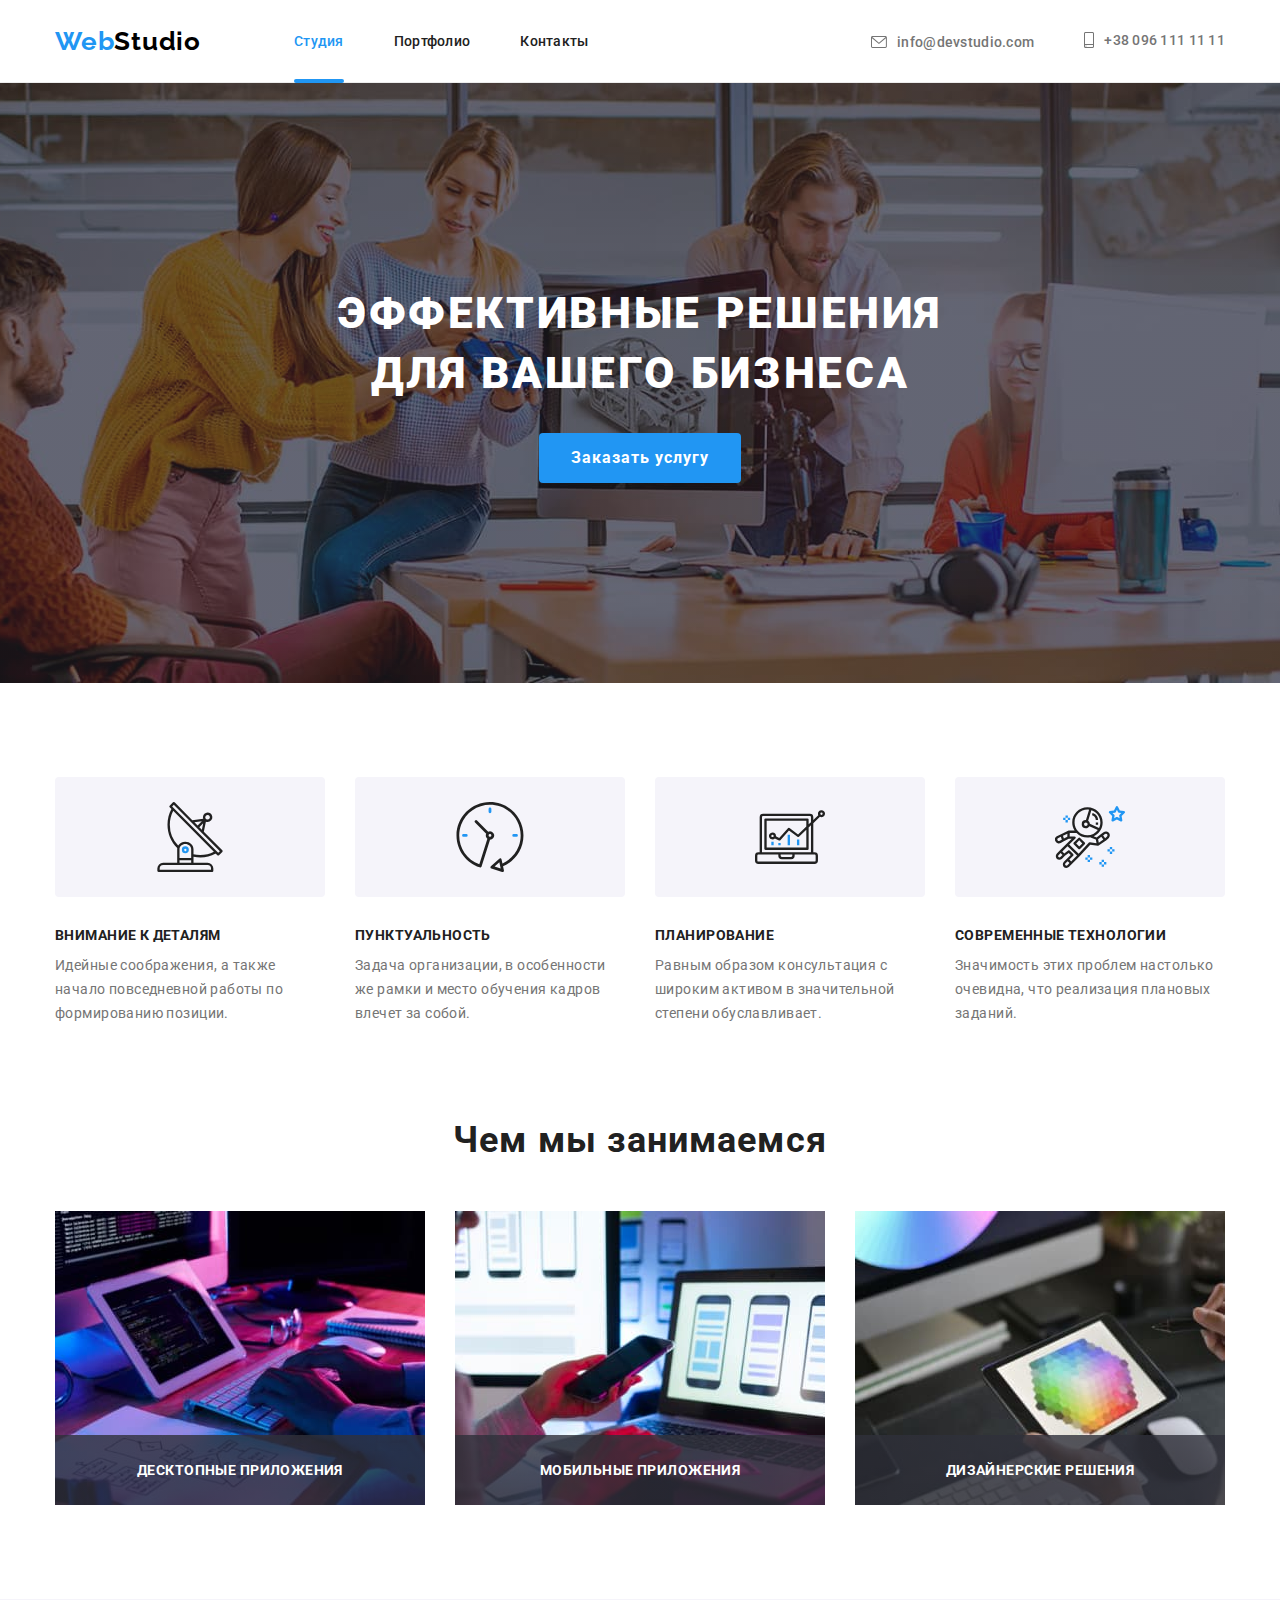
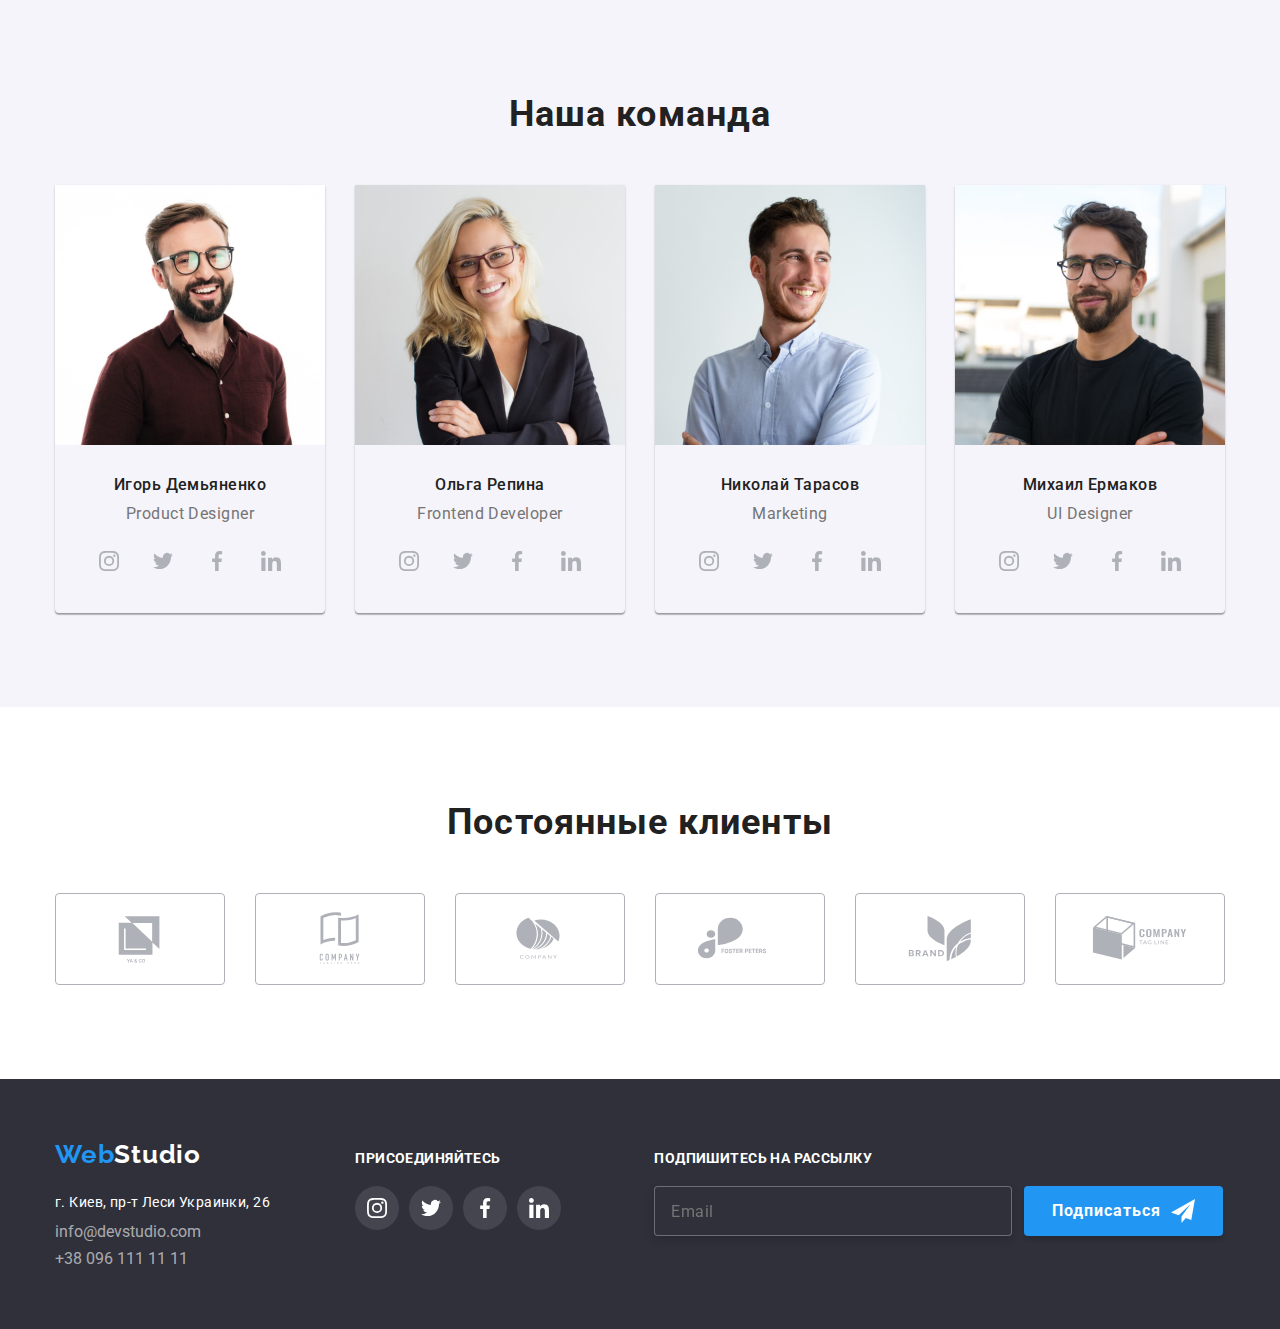
<file: index.html>
<!DOCTYPE html>
<html lang="ru">
<head>
    <meta charset="UTF-8">
    <meta http-equiv="X-UA-Compatible" content="IE=edge">
    <meta name="viewport" content="width=device-width, initial-scale=1.0">
    <meta name="format-detection" content="telephone=no">
    <title>Главная</title> 
    <link href="https://fonts.googleapis.com/css2?family=Raleway:wght@700&family=Roboto:wght@400;500;700;900&display=swap"
        rel="stylesheet">
    <link rel="stylesheet" href="https://cdnjs.cloudflare.com/ajax/libs/modern-normalize/1.0.0/modern-normalize.min.css" />
    <link rel="stylesheet" href="./css/main.min.css">

</head>
<body class="body-index">
<header class="page-header">
<div class="container">
<div class="container-header-nav">
<nav class="header-nav">
<a href="./index.html" class="logo">Web<span class="logo-header">Studio</span></a>
<ul class="site-nav list">
    <li class="site-nav__item current"><a class="now-link link" href="#"   >Студия</a></li>
    <li class="site-nav__item"><a href="./portfolio.html" class="link" >Портфолио</a></li>
    <li class="site-nav__item"><a href="#" class="link">Контакты</a></li>
</ul>
</nav>
<ul class="contacts list">
    <li class="contacts__item">
        <a class="contacts__link link" href="mailto:info@devstudio.com" >
            <svg class="contacts__icon" width="16" height="12">
                <use href="./images/icons.svg#envelope"></use>
            </svg>
            info@devstudio.com</a></li>
    <li class="contacts__item">
        <a class="contacts__link link" href="tel:+380961111111" >
            <svg class="contacts__icon"  width="10" height="16" >
                <use href="./images/icons.svg#smartphone"></use>
            </svg>
            +38 096 111 11 11 </a>
    </li>
</ul>
</div>
</div>
</header>

 <main>
<!--hero-->

    <section class="hero">
<div class="container">
<h1 class="hero__name">эффективные решения для вашего бизнеса</h1>
<button type="button" class="big-button" data-modal-open>Заказать услугу</button>
</div>
</section>

<!--peculiarities-->
<section class="peculiarity section">
<div class="container">
<!--hidden-header-->

<h2 class="visually-hidden">Наши особенности</h2>
 <ul class="peculiarities list">    
<li class="peculiarities__item">
   <div class="peculiarities__picture">
   <svg class="peculiarities__icon" width="70" height="70" >
        <use href="./images/icons.svg#antenna" ></use>
    </svg>
    </div>
    <h3 class="peculiarities__name">внимание к деталям</h3>
    <p class="peculiarities__text">Идейные соображения, а также начало повседневной работы по формированию позиции.</p>
    
</li> 
<li class="peculiarities__item">
    <div class="peculiarities__picture">
    <svg class="peculiarities__icon" width="70" height="70">
        <use href="./images/icons.svg#clock" ></use>
    </svg>
    </div>
    <h3 class="peculiarities__name">пунктуальность</h3>
    <p class="peculiarities__text">Задача организации, в особенности же рамки и место обучения кадров влечет за собой.</p>
</li>
<li class="peculiarities__item">
    <div class="peculiarities__picture">
    <svg class="peculiarities__icon" width="70" height="70">
        <use href="./images/icons.svg#diagram"></use>
    </svg>
    </div>
    <h3 class="peculiarities__name">планирование</h3>
    <p class="peculiarities__text">Равным образом консультация с широким активом в значительной степени обуславливает.</p>
</li>
<li class="peculiarities__item">
    <div class="peculiarities__picture">
    <svg class="peculiarities__icon" width="70" height="70">
        <use href="./images/icons.svg#astronaut" ></use>
    </svg>
    </div>
    <h3 class="peculiarities__name">современные технологии</h3>
    <p class="peculiarities__text">Значимость этих проблем настолько очевидна, что реализация плановых заданий.</p>
</li>
 </ul>
</div>

</section>

<!--action-->
<section class="action">
    <div class="container">
    <h2 class="action-header">Чем мы занимаемся</h2>
    <ul class="action-card list">     
        
        <li class="action-cards__item">
            <div class="action-cards__descript">
            <img class="action-cards__image" src="images/what_are_we_doing/img.jpg" alt="Человек работает на компьютере и на планшете" width=370 height=295> 
            <p class="action-cards__text">десктопные приложения </p>
            </div>
        </li>
        <li class="action-cards__item">
            <div class="action-cards__descript">
            <img class="action-cards__image" src="images/what_are_we_doing/img2.jpg" alt="Человек работает с мобильными приложениями" width=370 height=295>
            <p class="action-cards__text">мобильные приложения</p>
       </div>
        </li>
        <li class="action-cards__item">
            <div class="action-cards__descript">
            <img class="action-cards__image" src="images/what_are_we_doing/img3.jpg" alt="Человек работает с изображением на планшете" width=370 height=295>
        <p class="action-cards__text">дизайнерские решения</p>
        </div>
        </li>
    </ul>
    </div>
</section>

<!--command-->
<section class="command-section section">
<div class="container">
<h2 class="command-header">Наша команда</h2>
<ul class="command list">
    
    <li class="command__item">
        <img class="command__image" src="images/photo/designer.jpg" alt="Продуктовый дизайнер. Игорь Демьяненко" width=270 >
        <div class="command__info">
        <h3 class="command__name">Игорь Демьяненко</h3>
        <p class ="command__text" lang="en">Product Designer</p>
    <ul class="social">
        <li class="social__item list">
            <a class="social__link" href="" >
                <svg class="social__icon" width="20" height="20">
                    <use href="./images/icons.svg#instagram"></use>
                </svg>
            </a></li>
        <li class="social__item list"><a class="social__link" href="">
                <svg class="social__icon"  width="20" height="20">
                    <use  href="images/icons.svg#twitter"></use>
                </svg>
            </a></li>
            <li class="social__item list"><a class="social__link" href="">
                    <svg class="social__icon"  width="20" height="20"> 
                        <use href="./images/icons.svg#facebook"></use>
                    </svg>
                </a></li>
                <li class="social__item list"><a class="social__link" href="">
                        <svg class="social__icon"  width="20" height="20">
                            <use href="./images/icons.svg#linkedin"></use>
                        </svg>
                    </a></li>

    </ul>
    </div>
        
    </li>
    <li class="command__item">   
        <img class="command__image" src="images/photo/developer.jpg" alt="Фронтенд-разработчик. Ольга Репина" width=270>
        <div class="command__info">
        <h3 class="command__name">Ольга Репина</h3>
        <p class ="command__text" lang="en">Frontend Developer</p>
    <ul class="social">
        <li class="social__item list">
            <a class="social__link" href="">
                <svg class="social__icon" width="20" height="20">
                    <use href="./images/icons.svg#instagram"></use>
                </svg>
            </a>
        </li>
        <li class="social__item list"><a class="social__link" href="">
                <svg class="social__icon" width="20" height="20">
                    <use  href="images/icons.svg#twitter"></use>
                </svg>
            </a></li>
        <li class="social__item list"><a class="social__link" href="">
                <svg class="social__icon" width="20" height="20">
                    <use href="./images/icons.svg#facebook"></use>
                </svg>
            </a></li>
        <li class="social__item list"><a class="social__link" href="">
                <svg class="social__icon" width="20" height="20">
                    <use href="./images/icons.svg#linkedin"></use>
                </svg>
            </a></li>
    
    </ul>
        </div>
    </li>
    <li class="command__item">
        <img class="command__image" src="images/photo/marketing.jpg" alt="Маркетинг. Николай Тарасов" width=270 >
        <div class="command__info">        
            <h3 class="command__name">Николай Тарасов</h3>
        <p class ="command__text" lang="en">Marketing</p>
<ul class="social">
    <li class="social__item list">
        <a class="social__link" href="">
            <svg class="social__icon" width="20" height="20">
                <use href="./images/icons.svg#instagram"></use>
            </svg>
        </a>
    </li>
    <li class="social__item list"><a class="social__link" href="">
            <svg class="social___icon" width="20" height="20">
                <use href="images/icons.svg#twitter"></use>
            </svg>
        </a></li>
    <li class="social__item list"><a class="social__link" href="">
            <svg class="social__icon" width="20" height="20">
                <use href="./images/icons.svg#facebook"></use>
            </svg>
        </a></li>
    <li class="social__item list"><a class="social__link" href="">
            <svg class="social__icon" width="20" height="20">
                <use href="./images/icons.svg#linkedin"></use>
            </svg>
        </a></li>

</ul>
        </div>
    </li>
    <li class="command__item">
        <img class="command__image" src="images/photo/ui.jpg" alt="Дизайнер пользовательского интерфейса.Михаил Ермаков" width=270 > 
        <div class="command__info">
        <h3 class="command__name">Михаил Ермаков</h3>
        <p class ="command__text" lang="en">UI Designer</p>
<ul class="social">
    <li class="social__item list">
        <a class="social__link" href="">
            <svg class="social__icon" width="20" height="20">
                <use href="./images/icons.svg#instagram"></use>
            </svg>
        </a>
    </li>
    <li class="social__item list"><a class="social__link" href="">
            <svg class="social__icon" width="20" height="20">
                <use  href="images/icons.svg#twitter"></use>
            </svg>
        </a></li>
    <li class="social__item list"><a class="social__link" href="">
            <svg class="social__icon" width="20" height="20">
                <use href="./images/icons.svg#facebook"></use>
            </svg>
        </a></li>
    <li class="social__item list"><a class="social__link" href="">
            <svg class="social__icon" width="20" height="20">
                <use href="./images/icons.svg#linkedin"></use>
            </svg>
        </a></li>

</ul>
    </div>
    </li>
</ul>
</div>
</section>
<section class="clients-section section">
<div class="container">
    <h2 class="clients-header">Постоянные клиенты</h2>
    <ul class="clients list">
        <li class="clients__item">
            <a class="clients__link link" href="" >
        <svg class="clients__icon" width="106" height="60"> 
    <use href="./images/icons.svg#Logo-client-1"> </use>
</svg>

        </a> 
        </li>
        <li class="clients__item">
            <a href="" class="clients__link link">
        
                <svg class="clients__icon" width="106" height="60">
                    <use href="./images/icons.svg#Logo-client-2"> </use>
                </svg>
        
            </a>
        </li>
        <li class="clients__item">
            <a href="" class="clients__link link">

                <svg class="clients__icon" width="106" height="60">
                    <use href="./images/icons.svg#Logo-client-3"> </use>
                </svg>

            </a>
        </li>
        <li class="clients__item">
            <a href="" class="clients__link link">

                <svg class="clients__icon" width="106" height="60">
                    <use href="./images/icons.svg#Logo-client-4"> </use>
                </svg>
            </a>
        </li>
        <li class="clients__item">
            <a href="" class="clients__link link" >
                <svg class="clients__icon" width="106" height="60">
                    <use href="./images/icons.svg#Logo-client-5"> </use>
                </svg>
            </a>
        </li>
        <li class="clients__item">
            <a href="" class="clients__link link">
                <svg class="clients__icon" width="106" height="60">
                    <use href="./images/icons.svg#Logo-client-6"> </use>
                </svg>
            </a>
       </li>
    </ul>
</div>
</section>
</main>
<footer class="footer section-footer">
<div class="container footer-container ">
    <div class="footer-logo">
    <a href="./index.html" class="logo">Web<span class="logo-footer">Studio</span></a>
    
    <address class="footer-adress">
        <ul class="footer-adress__list list">
            <li class="footer-adress__item--adress">г. Киев, пр-т Леси Украинки, 26  </li>
            <li class="footer-adress__item"><a href="mailto:info@devstudio.com" class="link">info@devstudio.com</a></li>
            <li class="footer-adress__item"><a href="tel:+380961111111" class="link">+38 096 111 11 11</a></li>
        </ul>
    </address>
</div>
   <div class="footer-social">
<p class="footer-social__name">присоединяйтесь </p>
<ul class="footer-social-list list">
    <li class="social__item">
        <a class="social__link " href="">
        <svg class="social__icon" width="20" height="20">
            <use href="images/icons.svg#instagram"></use>
    </svg></a></li>
    <li class="social__item"><a class="social__link" href="">
        <svg class="social__icon" width="20" height="20">
            <use href="images/icons.svg#twitter"></use></svg></a></li>
    <li class="social__item">
        <a class="social__link" href="">
        <svg class="social__icon" width="20" height="20">
            <use href="images/icons.svg#facebook"></use></svg></a></li>
    <li class="social__item"><a class="social__link" href="">
        <svg class="social__icon" width="20" height="20">
            <use href="images/icons.svg#linkedin"></use></svg></a></li>
</ul>
   

</div>


<div class="footer-contact">
    <p class="footer-contact__name">подпишитесь на рассылку</p>
<form class="footer-contact__form">      
    <label class="footer-contact__label" >
    <input type="email" name="mail" id="mail"  class="footer-contact__input"  placeholder="Email"/>
    </label>
    <button type="submit" class="footer-contact__button" >Подписаться
<svg class="footer-button__icon" width="24" height="24">
    <use href="./images/icons.svg#icon-send"></use></svg>
    </button>

</form>
   </div>

</div>
</footer>

<div class="backdrop is-hidden" data-modal >
   
    <div class="modal">
    <button type="button" class="modal-btn"  data-modal-close>
        <svg class="modal-btn__icon" width="18" height="18">
            <use href="./images/icons.svg#close-black-18dp-2-1"></use>
        </svg> </button>
   
 



<form class="modal-form js-speaker-forms">
    <b class="modal-header"> Оставьте свои данные, мы вам перезвоним
    </b>

    <label class="modal-form__label">
        <span class="modal-form__text">Имя

        </span>
      
        <input class="modal-form__input" 
        type="text" 
        name="name" 
        autofocus autocomplete="on"
        placeholder=" "   
        />
    <svg class="modal-form__icon" width="18" height="18">
        <use href="./images/icons.svg#person-input"></use>
    </svg>
      
    </label> 
    
    <label  class="modal-form__label">
        <span class="modal-form__text">Телефон</span>

    <input class="modal-form__input" type="tel" 
    name="tel" 
    autocomplete="on"
    placeholder=" " 
    />
  <svg class="modal-form__icon" width="18" height="18">
    <use href="./images/icons.svg#phone-input"></use>
</svg>

</label>
  
    <label  class="modal-form__label">
        <span class="modal-form__text">Почта</span>
    
        <input class="modal-form__input" type="email" 
    name="mail" 
    autocomplete="on"
    placeholder=" "
    />
        <svg class="modal-form__icon" width="18" height="18">
        <use href="./images/icons.svg#email-input"></use>
    </svg>

    </label>

 <label class="modal-form__label">
    <span class="modal-form__text">
    Комментарий  
    </span><textarea class="textarea-comment"
    name="comment" 
    rows="8" 
    placeholder="Введите текст"></textarea>
    </label>


    <label class="modal-agreement">
       
        <input class="checkbox" 
               type="checkbox" 
               name="agreement" 
               value="agreement" />
   <span class="modal-agreement__icon-empty"></span>
<svg class="modal-agreement__icon">
    <use href="./images/icons.svg#icon-check-color"></use>
</svg>
   <span class="modal-agreement__text">
    Соглашаюсь с рассылкой и принимаю 
    <a href="" class="agreement">
        Условия договора</a></span>
       
    </label>
    <button type="submit" class="big-button">Отправить</button>
 
</form>
</div>

</div>
<script src="./js/modal.js"></script>
</body>
</html>
</file>
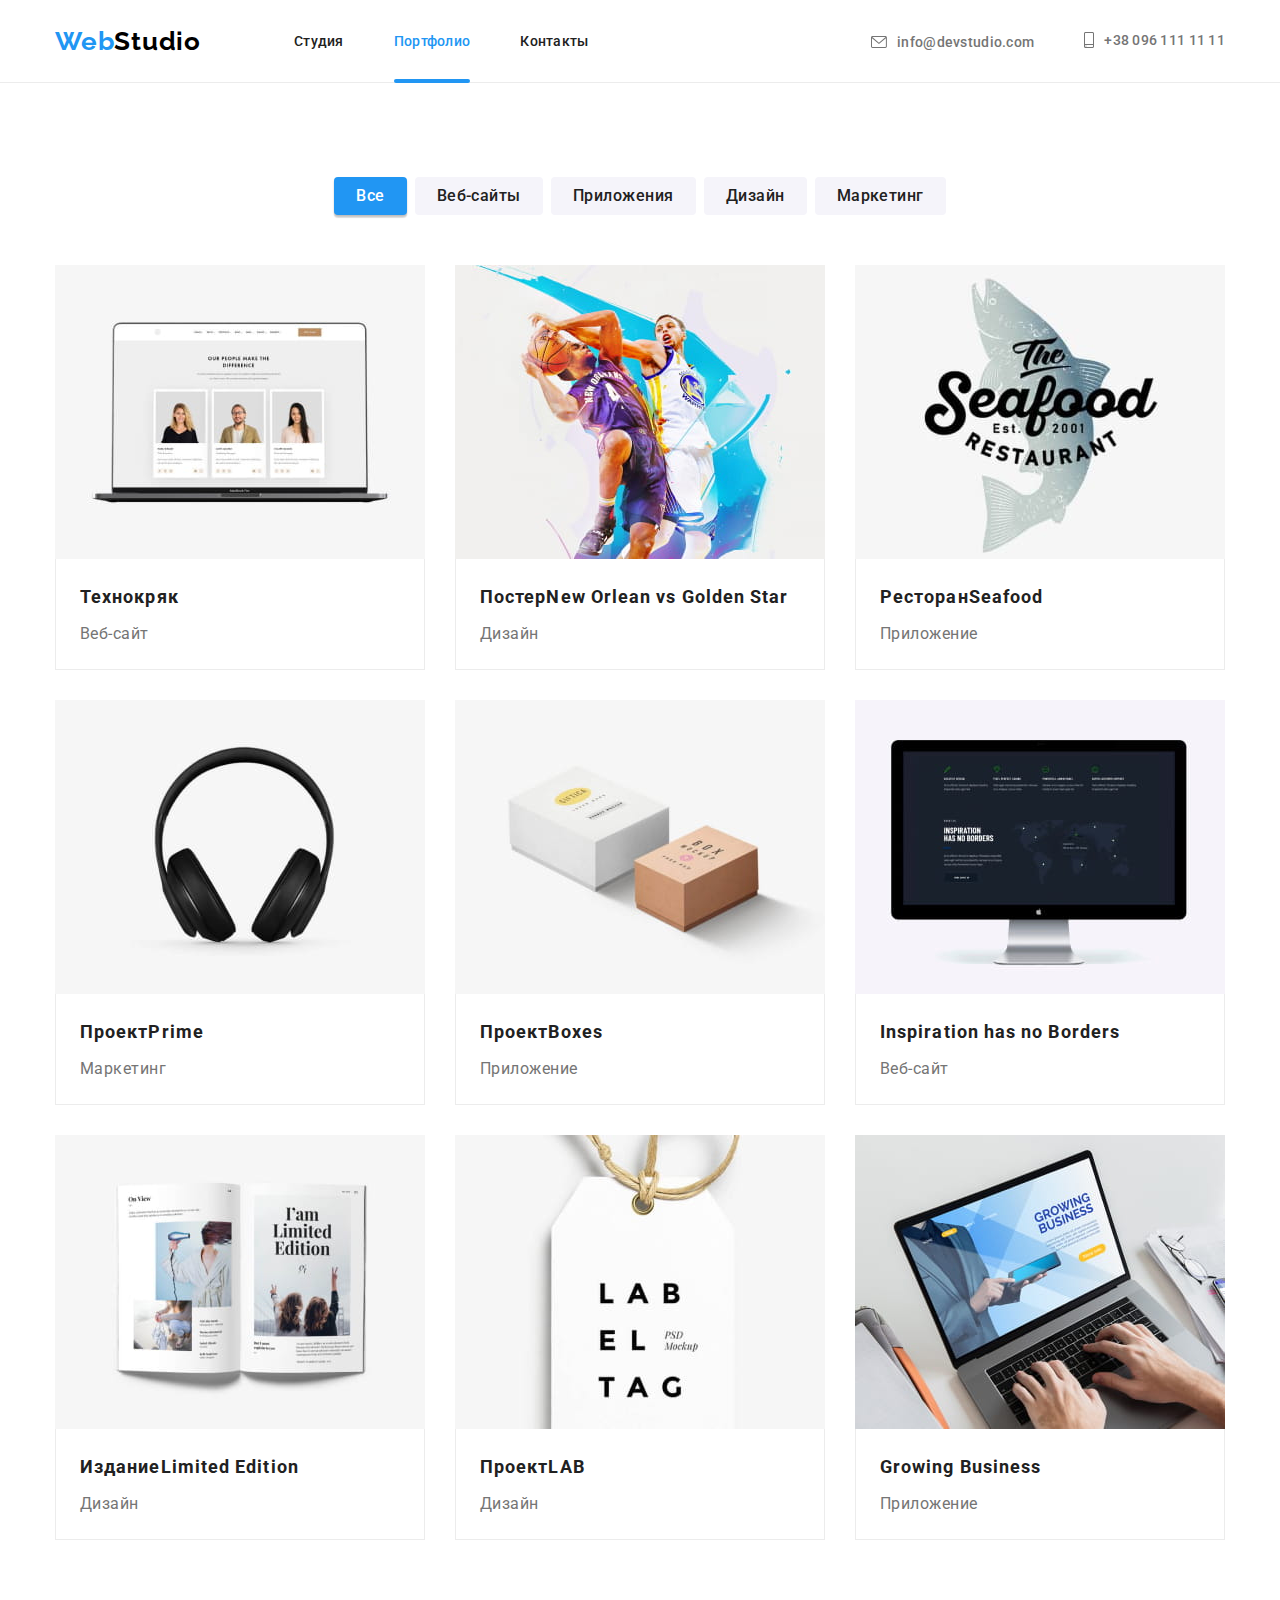
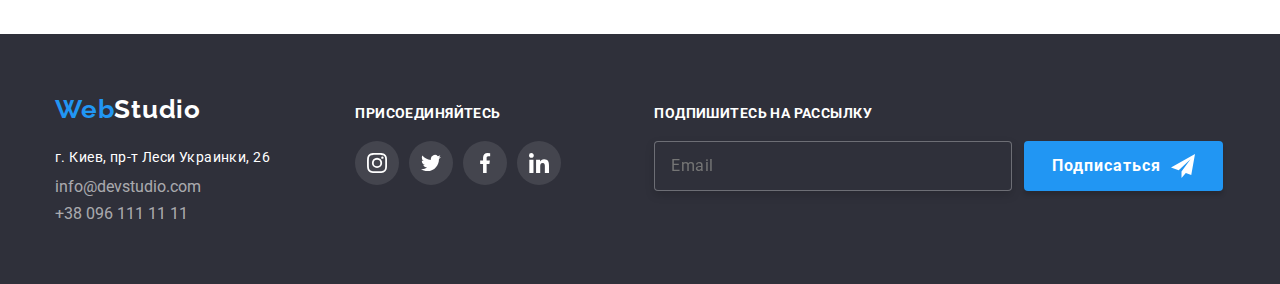
<file: portfolio.html>
<!DOCTYPE html>
<html lang="ru">
<head>
    <meta charset="UTF-8">
    <meta http-equiv="X-UA-Compatible" content="IE=edge">
    <meta name="viewport" content="width=device-width, initial-scale=1.0">
        <meta name="format-detection" content="telephone=no">
    <title>Portfolio</title>
    <link href="https://fonts.googleapis.com/css2?family=Raleway:wght@700&family=Roboto:wght@400;500;700;900&display=swap"
        rel="stylesheet">
    <link rel="stylesheet" href="https://cdnjs.cloudflare.com/ajax/libs/modern-normalize/1.0.0/modern-normalize.min.css" />
    <link rel="stylesheet" href="./css/main.min.css">

</head>
<body class="body-portfolio">
<header class="page-header">
<div class="container">
    <div class="container-header-nav">
    <nav class="header-nav">
        <a href="./index.html" class="logo">Web<span class="logo-header">Studio</span></a>
        <ul class="site-nav list">
            <li class="site-nav__item"><a href="./index.html" class="link">Студия</a></li>
            <li class="site-nav__item current"><a href="#" class="link">Портфолио</a></li>
            <li class="site-nav__item"><a href="#" class="link">Контакты</a></li>
        </ul>
    </nav>
<ul class="contacts list">
    <li class="contacts__item">
        <a class="contacts__link link" href="mailto:info@devstudio.com">
            <svg class="contacts__icon" width="16" height="12">
                <use href="./images/icons.svg#envelope"></use>
            </svg>
            info@devstudio.com</a>
    </li>
    <li class="contacts__item">
        <a class="contacts__link link" href="tel:+380961111111">
            <svg class="contacts__icon" width="10" height="16">
                <use href="./images/icons.svg#smartphone"></use>
            </svg>
            +38 096 111 11 11 </a>
    </li>
</ul>
    </div>
    </div>
</header>

<main>
<!--links-->
<section class="button section">
    <!--hidden-header-->
<div class="container">
    <h1 class="visually-hidden">Портфолио</h1>
    
 <ul class="filter-btn list">
 <li class="filter-btn__item "><button type="button" class="filter-button active-button">Все</button></li> 
 <li class="filter-btn__item"><button type="button" class="filter-button">Веб-сайты</button></li>
 <li class="filter-btn__item"><button type="button" class="filter-button">Приложения</button></li>
 <li class="filter-btn__item"><button type="button" class="filter-button">Дизайн</button></li>
 <li class="filter-btn__item"><button type="button" class="filter-button">Маркетинг</button></li>
 </ul>       

 <ul class="works list">
<li class="works__item" >
   
    <a class="works__link link" href="#" >
<div class="box">
        <img class="works__image" src="./images/portfolio/tehno.jpg" alt="Фотографии-резюме трех человек, открытые на ноутбуке" width= 370>
    <div class="box__overlay">
        <p class="box__text">Технокряк это современная площадка распространения коронавируса. Компании используют эту платформу для цифрового
        шпионажа и атак на защищённые сервера конкурентов.
        </p>
    </div>    
    </div>
<div class="works-info">
<h3 class="works-info__name">Технокряк</h3>
<p class="works-info__text">Веб-сайт</p>
</div>
</a>
</li>

<li class="works__item">
    <a class="works__link link" href="#" >
    <div class="box">
        <img src="./images/portfolio/new-orlean.jpg" alt="Двое мужчин играют в волейбол" width=370 >
<div class="box__overlay">
    <p class="box__text">Технокряк это современная площадка распространения коронавируса. Компании используют эту
        платформу для цифрового
        шпионажа и атак на защищённые сервера конкурентов.
    </p>
</div>
</div>
    <div class="works-info">
    <h3 class="works-info__name">Постер <span lang="en">New Orlean vs Golden Star</span></h3>
    <p class="works-info__text">Дизайн</p>
</div>
</a>

</li>

<li class="works__item">
     <a class="works__link link" href="#" >
    <div class="box">
        <img src="./images/portfolio/seafoods.jpg" alt="Надпись Ресторан Seafood на фоне изображения рыбы" width=370>
    <div class="box__overlay">
        <p class="box__text">Технокряк это современная площадка распространения коронавируса. Компании используют эту
            платформу для цифрового
            шпионажа и атак на защищённые сервера конкурентов.
        </p>
    </div>
    </div>
    <div class="works-info">
    <h3 class="works-info__name">Ресторан <span lang="en">Seafood</span></h3>
    <p class="works-info__text">Приложение</p>
    </div>
</a>
</li>

<li class="works__item">
    <a class="works__link link"  href="#" >
    <div class="box">
        <img src="./images/portfolio/prime.jpg" alt="Черные полноразмерные наушники" width=370>
    <div class="box__overlay">
        <p class="box__text">Технокряк это современная площадка распространения коронавируса. Компании используют эту
            платформу для цифрового
            шпионажа и атак на защищённые сервера конкурентов.
        </p>
        </div>
    </div>
    <div class="works-info">
    <h3 class="works-info__name">Проект <span lang="en">Prime</span></h3>
    <p class="works-info__text">Маркетинг</p>
    </div>
</a>
</li>

<li class="works__item">
    <a class="works__link link" href="#" >
<div class="box">
        <img src="./images/portfolio/boxes.jpg" alt="Две коробки, белая и песочная, с надписями" width=370>
    <div class="box__overlay">
        <p class="box__text">Технокряк это современная площадка распространения коронавируса. Компании используют эту
            платформу для цифрового
            шпионажа и атак на защищённые сервера конкурентов.
        </p>
    </div>
    </div>
    <div class="works-info">
    <h3 class="works-info__name">Проект <span lang="en">Boxes</span></h3>
    <p class="works-info__text">Приложение</p>
    </div>    
</a>
</li>

<li class="works__item">
<a class="works__link link" href="#" >
<div class="box">
    <img src="./images/portfolio/inspiration.jpg" alt="Монитор с надписью Inspiration has no Borders на черном фоне с картой  мира " width=370>
    <div class="box__overlay">
        <p class="box__text">Технокряк это современная площадка распространения коронавируса. Компании используют эту
            платформу для цифрового
            шпионажа и атак на защищённые сервера конкурентов.
        </p>
    </div>
</div>
    <div class="works-info">
    <h3 class="works-info__name" lang="en">Inspiration has no Borders</h3>
    <p class="works-info__text">Веб-сайт</p>
    </div>    
</a>
</li>

<li class="works__item">
<a class="works__link link" href="#" >
<div class="box">
    <img src="./images/portfolio/limited-edition.jpg"
    alt="Книга разворот с иллюстрациями и надписью I am Limited Edition" width=370>
    <div class="box__overlay">
        <p class="box__text">Технокряк это современная площадка распространения коронавируса. Компании используют эту
            платформу для цифрового
            шпионажа и атак на защищённые сервера конкурентов.
        </p>
    </div>
    </div>
    <div class="works-info">
    <h3 class="works-info__name">Издание <span lang="en">Limited Edition</span></h3>
    <p class="works-info__text">Дизайн</p>
    </div>    
</a>
</li>

<li class="works__item">
<a class="works__link link" href="#" >
<div class="box">
    <img src="./images/portfolio/lab.jpg"
    alt="Белая бирка с надипсью LabElTag" width=370>
<div class="box__overlay">
    <p class="box__text">Технокряк это современная площадка распространения коронавируса. Компании используют эту
        платформу для цифрового
        шпионажа и атак на защищённые сервера конкурентов.
    </p>
</div>
</div>
    <div class="works-info">
    <h3 class="works-info__name">Проект <span lang="en">LAB</span></h3>
    <p class="works-info__text">Дизайн</p>
    </div>
</a>
</li>

<li class="works__item">
    <a class="works__link link"  href="#" >
<div class="box">
        <img src="./images/portfolio/growing-busines.jpg" alt="Ноутбук, на экране Growing Business и человек с планшетом " width=370>
<div class="box__overlay">
    <p class="box__text">Технокряк это современная площадка распространения коронавируса. Компании используют эту
        платформу для цифрового
        шпионажа и атак на защищённые сервера конкурентов.
    </p>
</div>
</div>
    <div class="works-info">
    <h3 class="works-info__name" lang="en">Growing Business</h3>
    <p class="works-info__text">Приложение</p>
    </div>
    </a>
</li>
 </ul> 
</div>

</section>
</main>
<footer class="footer section-footer">
    <div class="container footer-container ">
        <div class="footer-logo">
            <a href="./index.html" class="logo">Web<span class="logo-footer">Studio</span></a>

            <address class="footer-adress">
                <ul class="footer-adress__list list">
                    <li class="footer-adress__item--adress">г. Киев, пр-т Леси Украинки, 26 </li>
                    <li class="footer-adress__item"><a href="mailto:info@devstudio.com"
                            class="link">info@devstudio.com</a></li>
                    <li class="footer-adress__item"><a href="tel:+380961111111" class="link">+38 096 111 11 11</a></li>
                </ul>
            </address>
        </div>
        <div class="footer-social">
            <p class="footer-social__name">присоединяйтесь </p>
            <ul class="footer-social-list list">
                <li class="social__item">
                    <a class="social__link " href="">
                        <svg class="social__icon" width="20" height="20">
                            <use href="images/icons.svg#instagram"></use>
                        </svg></a>
                </li>
                <li class="social__item"><a class="social__link" href="">
                        <svg class="social__icon" width="20" height="20">
                            <use href="images/icons.svg#twitter"></use>
                        </svg></a></li>
                <li class="social__item">
                    <a class="social__link" href="">
                        <svg class="social__icon" width="20" height="20">
                            <use href="images/icons.svg#facebook"></use>
                        </svg></a>
                </li>
                <li class="social__item"><a class="social__link" href="">
                        <svg class="social__icon" width="20" height="20">
                            <use href="images/icons.svg#linkedin"></use>
                        </svg></a></li>
            </ul>


        </div>


        <div class="footer-contact">
            <p class="footer-contact__name">подпишитесь на рассылку</p>
            <form class="footer-contact__form">
                <label class="footer-contact__label">
                    <input type="email" name="mail" id="mail" class="footer-contact__input" placeholder="Email" />
                </label>
                <button type="submit" class="footer-contact__button">Подписаться
                    <svg class="footer-button__icon" width="24" height="24">
                        <use href="./images/icons.svg#icon-send"></use>
                    </svg>
                </button>

            </form>
        </div>

    </div>
</footer>

</body>
</html>
</file>
<file: css/main.min.css>
@import"https://fonts.googleapis.com/css2?family=Raleway:wght@700&family=Roboto:wght@400;500;700;900&display=swap";/*! modern-normalize v1.1.0 | MIT License | https://github.com/sindresorhus/modern-normalize */*,::before,::after{box-sizing:border-box}html{line-height:1.15;-webkit-text-size-adjust:100%;-moz-tab-size:4;-o-tab-size:4;tab-size:4}body{margin:0;font-family:system-ui,-apple-system,"Segoe UI",Roboto,Helvetica,Arial,sans-serif,"Apple Color Emoji","Segoe UI Emoji"}hr{height:0;color:inherit}abbr[title]{-webkit-text-decoration:underline dotted;text-decoration:underline dotted}b,strong{font-weight:bolder}code,kbd,samp,pre{font-family:ui-monospace,SFMono-Regular,Consolas,"Liberation Mono",Menlo,monospace;font-size:1em}small{font-size:80%}sub,sup{font-size:75%;line-height:0;position:relative;vertical-align:baseline}sub{bottom:-0.25em}sup{top:-0.5em}table{text-indent:0;border-color:inherit}button,input,optgroup,select,textarea{font-family:inherit;font-size:100%;line-height:1.15;margin:0}button,select{text-transform:none}button,[type=button],[type=reset],[type=submit]{-webkit-appearance:button}::-moz-focus-inner{border-style:none;padding:0}:-moz-focusring{outline:1px dotted ButtonText}:-moz-ui-invalid{box-shadow:none}legend{padding:0}progress{vertical-align:baseline}::-webkit-inner-spin-button,::-webkit-outer-spin-button{height:auto}[type=search]{-webkit-appearance:textfield;outline-offset:-2px}::-webkit-search-decoration{-webkit-appearance:none}::-webkit-file-upload-button{-webkit-appearance:button;font:inherit}summary{display:list-item}p,h1,h2,h3{margin:0}ul{margin:0;padding:0}img{display:block;max-width:100%;height:auto}body{color:#000;background:#fff;font-family:"Roboto",sans-serif}.container{width:1200px;padding:0 15px;margin:0 auto}.list{list-style-type:none;padding:0;margin:0}.link{text-decoration:none;color:#757575}.link:hover svg,.link:focus svg{fill:#2196f3;color:#757575}.footer-adress__item .link:hover,.footer-adress__item .link:focus{color:#2196f3}.visually-hidden{position:absolute;width:1px;height:1px;margin:-1px;padding:0;overflow:hidden;border:0;clip:rect(0 0 0 0)}.logo{color:#2196f3;font-family:"Raleway",sans-serif;font-weight:700;font-size:26px;line-height:1.1923076923;letter-spacing:.03em;text-decoration:none;justify-content:flex-start}.logo-header{color:#000}.logo-footer{color:#fff}.header-nav>.logo{margin-right:93px;padding-top:24px;padding-bottom:24px}.footer-logo>.logo{display:block;margin-bottom:20px}.container-header-nav,.header-nav{display:flex;align-items:center;justify-content:center;margin:0px;margin-right:auto}.current.site-nav__item .link{color:#2196f3}.site-nav__item{position:relative}.site-nav__item:not(:last-child){margin-right:50px}.current.site-nav__item::after{content:"";position:absolute;width:100%;height:4px;background-color:#2196f3;border-radius:2px;background-size:cover;bottom:-2px}.site-nav,.contacts{display:flex;font-weight:500;font-size:14px;line-height:1.1428571429;letter-spacing:.02em;align-items:flex-end;align-items:baseline}.site-nav .link{display:block;padding-top:32px;padding-bottom:32px}.page-header{border-bottom:1px solid #ececec}.contacts__item{flex-direction:row;color:#757575;display:flex;align-items:center;justify-content:center}.contacts-text{display:flex;align-items:center}.contacts__item+.contacts__item{margin-left:50px}.link .contacts__item{align-items:center}.contacts__link{display:flex;align-items:center;justify-content:center;padding-top:32px;padding-bottom:32px;transition:color 250ms cubic-bezier(0.4, 0, 0.2, 1)}.contacts__icon{margin-right:10px;fill:#757575}.container{width:1200px;padding:0 15px;margin:0 auto}.container-container{display:flex;align-items:baseline}.section{padding-bottom:94px;padding-top:94px}.section-footer{padding-bottom:60px;padding-top:60px}.hero{background:#2f303a;text-align:center;padding-top:200px;padding-bottom:200px;max-width:1600px;height:600px;margin:0 auto;background-image:linear-gradient(to right, rgba(47, 48, 58, 0.4), rgba(47, 48, 58, 0.4)),url(../images/background/background.jpg);background-repeat:no-repeat;background-position:center;background-size:cover}.hero__name{color:#fff;font-weight:900;font-size:44px;line-height:1.3636363636;letter-spacing:.06em;text-transform:uppercase;margin-bottom:30px;width:696px;margin-left:auto;margin-right:auto}.peculiarity{display:flex;align-items:center;justify-content:space-around}.peculiarities{display:flex}.peculiarities__item{width:270px}.peculiarities__item:not(:last-child){margin-right:30px}.peculiarities-header,.peculiarities__text{text-align:left}.peculiarities__name{color:#212121;font-weight:700;font-size:14px;line-height:1.1428571429;letter-spacing:.03em;text-transform:uppercase;margin-bottom:10px}.peculiarities__text{color:#757575;font-size:14px;line-height:1.7142857143;letter-spacing:.03em}.peculiarities__picture{width:270px;height:120px;display:flex;align-items:center;justify-content:center;background-color:#f5f4fa;margin-bottom:30px;border-radius:4px}.peculiarities__icon{display:flex;align-items:center;justify-content:center}.action{padding-bottom:94px}.action-header,.command-header,.clients-header{color:#212121;font-weight:700;font-size:36px;line-height:1.1666666667;letter-spacing:.03em;text-align:center;margin-bottom:50px}.action-card{display:flex;align-items:center;justify-content:center}.action-cards__item{display:flex;display:inline-block;text-align:center}.action-cards__item:not(:last-child){margin-right:30px}.action-cards__descript{position:relative}.action-cards__text{color:#fff;display:flex;align-items:center;justify-content:center;text-transform:uppercase;font-weight:700;font-size:14px;line-height:1.1428571429;letter-spacing:.03em;background-image:linear-gradient(to right, rgba(47, 48, 58, 0.8), rgba(47, 48, 58, 0.8));width:100%;position:absolute;bottom:0;left:0;width:100%;height:23.81%}.command-section{background-color:#f5f4fa}.command{display:flex;align-items:center}.command__item{flex-basis:calc((100% - 90px)/4);background-color:var(--background-color);text-align:center;box-shadow:0px 1px 3px rgba(0,0,0,.12),0px 1px 1px rgba(0,0,0,.14),0px 2px 1px rgba(0,0,0,.2);border-radius:0px 0px 4px 4px}.command__item:not(:first-child){margin-left:30px}.command__info{padding:30px}.command__name{color:#212121;font-weight:500;font-size:16px;line-height:1.1875;letter-spacing:.03em;margin-bottom:10px}.command__text{color:#757575;font-size:16px;line-height:1.1875;letter-spacing:.03em;margin-bottom:16px}.social{display:flex;align-items:center;justify-content:center}.social__link{display:flex;align-items:center;justify-content:center;width:44px;height:44px;border-radius:50%;fill:#afb1b8;transition:background-color 250ms cubic-bezier(0.4, 0, 0.2, 1),fill 250ms cubic-bezier(0.4, 0, 0.2, 1)}.social__link:hover,.social__link:focus{background-color:#2196f3;fill:#f5f4fa}.footer-social-list .social__link{fill:#fff;border-radius:50%;background:rgba(255,255,255,.1);transition:background-color 250ms cubic-bezier(0.4, 0, 0.2, 1)}.footer-social-list .social__link:hover,.footer-social-list .social__link:focus{background-color:#2196f3;fill:#f5f4fa}.social__item+.social__item{margin-left:10px}.clients{display:flex;align-items:center;justify-content:center}.clients__item+.clients__item{margin-left:30px}.clients__link{display:flex;align-items:center;justify-content:center;border:none;width:170px;height:92px;border:1px solid #afb1b8;box-sizing:border-box;border-radius:4px;transition:border-color 250ms cubic-bezier(0.4, 0, 0.2, 1),fill 250ms cubic-bezier(0.4, 0, 0.2, 1)}.clients__link:hover,.clients__link:focus{border-color:#2196f3;fill:#2196f3}.clients__icon{fill:#afb1b8;transition:fill 250ms cubic-bezier(0.4, 0, 0.2, 1)}.footer{background-color:#2f303a;flex-direction:column}.footer-social{margin-right:93px}.footer-social-list{display:flex}.footer-container{display:flex;align-items:baseline}.footer-social__name,.footer-contact__name{font-weight:700;font-size:14px;line-height:1.1428571429;letter-spacing:.03em;text-transform:uppercase;color:#fff;margin-bottom:20px}.footer-logo{margin-right:70px;padding-right:15.3px}.footer-adress__item:not(:last-child){margin-bottom:9px}.footer-adress__item--adress{display:flex;color:#fff;font-style:normal;font-size:14px;line-height:1.7142857143;letter-spacing:.03em;margin-bottom:9px}.footer-contact__label{margin-right:12px}.footer-contact__button{background:#2196f3;box-shadow:0px 4px 4px rgba(0,0,0,.15);border-radius:4px;font-weight:700;font-size:16px;line-height:1.875;color:#fff;display:flex;align-items:center;justify-content:center;letter-spacing:.06em;padding:10px 28px;border:none;fill:#fff;cursor:pointer;font-family:"Roboto",sans-serif;transition:background-color 250ms cubic-bezier(0.4, 0, 0.2, 1)}.footer-contact__button:hover,.footer-contact__button:focus{color:#fff;background-color:#188ce8}.footer-button__icon{margin-left:10px}.footer-mail{display:flex;justify-content:flex-start}.footer-contact__input{background:#2f303a;border:1px solid rgba(255,255,255,.3);box-sizing:border-box;filter:drop-shadow(0px 4px 4px rgba(0, 0, 0, 0.15));border-radius:4px;width:358px;height:50px;font-weight:400;font-size:16px;line-height:1.25;letter-spacing:.03em;color:rgba(255,255,255,.6);padding:15px 16px}.footer-contact__form{display:flex;align-items:flex-end}.backdrop{position:fixed;top:0;left:0;width:100%;height:100%;background:rgba(0,0,0,.2);opacity:1;transition:opacity 800ms cubic-bezier(0.4, 0, 0.2, 1)}.backdrop.is-hidden{opacity:0;pointer-events:none}.backdrop.is-hidden .modal{top:50%;left:50%;transform:translate(-50%, -50%) scale(0.5)}.modal{position:absolute;top:50%;left:50%;min-width:528px;min-height:581px;background-color:#fff;box-shadow:0px 1px 3px rgba(0,0,0,.12),0px 1px 1px rgba(0,0,0,.14),0px 2px 1px rgba(0,0,0,.2);border-radius:4px;transform:translate(-50%, -50%) scale(1);transition:transform 200ms cubic-bezier(0.4, 0, 0.2, 1);padding:40px}.modal-btn{position:absolute;top:8px;right:8px;width:30px;height:30px;border-radius:50%;background-color:inherit;align-items:center;justify-content:center;border:1px solid rgba(0,0,0,.1);box-shadow:0px 1px 3px rgba(0,0,0,.12);padding:0;pointer-events:auto;cursor:pointer;transition:fill 250ms cubic-bezier(0.4, 0, 0.2, 1)}.modal-btn:hover>.modal-btn__icon,.modal-btn:focus>.modal-btn__icon{fill:#2196f3}.modal-btn__icon{fill:#000;position:absolute;top:50%;left:50%;transform:translate(-50%, -50%)}.modal-header{font-weight:bold;font-size:20px;line-height:23px;display:flex;align-items:center;justify-content:center;letter-spacing:.03em;margin-bottom:12px}.modal-form{width:448px;height:501px;margin-left:auto;margin-right:auto;outline:none}.modal-form__label{display:flex;justify-content:center;flex-direction:column;margin-bottom:10px;font-weight:400;font-size:12px;line-height:1.1666666667;letter-spacing:.01em;color:#757575;position:relative}.modal-form__label:nth-child(5){margin-bottom:20px}.modal-form__label input::-moz-placeholder{font-weight:400;font-size:12px;line-height:1.1666666667;letter-spacing:.01em;color:rgba(117,117,117,.5);transform:translateX(52px);fill:#2196f3}.modal-form__label input:-ms-input-placeholder{font-weight:400;font-size:12px;line-height:1.1666666667;letter-spacing:.01em;color:rgba(117,117,117,.5);transform:translateX(52px);fill:#2196f3}.modal-form__label input::placeholder{font-weight:400;font-size:12px;line-height:1.1666666667;letter-spacing:.01em;color:rgba(117,117,117,.5);transform:translateX(52px);fill:#2196f3}.form-label-item{display:flex;position:relative;width:100%}.modal-form__text{margin-bottom:4px}.from-label-item{display:flex;height:100%}.modal-form__input{padding-left:42px;padding-top:12px;padding-bottom:12px;outline:none;transition:border-color 250ms cubic-bezier(0.4, 0, 0.2, 1)}.modal-form__input:focus,.modal-form__input:hover{border-color:#2196f3;cursor:pointer}.modal-form__input:focus+.modal-form__icon,.modal-form__input:hover+.modal-form__icon{fill:#2196f3}.modal-form__inputt input::-moz-placeholder{fill:#2196f3;border:#2196f3}.modal-form__inputt input:-ms-input-placeholder{fill:#2196f3;border:#2196f3}.modal-form__inputt input::placeholder{fill:#2196f3;border:#2196f3}.modal-form__label input{margin:0px;height:40px;width:448px;border:1px solid rgba(33,33,33,.2);box-sizing:border-box;border-radius:4px}.modal-form__icon{position:absolute;top:0;left:0;transform:translate(15px, 31px);transition:fill 250ms cubic-bezier(0.4, 0, 0.2, 1)}textarea{resize:none;border:1px solid rgba(33,33,33,.2);box-sizing:border-box;border-radius:4px;height:120px}.textarea-comment .placeholder{font-family:"Roboto",sans-serif;font-weight:400;font-size:12px;line-height:1.1666666667;letter-spacing:.01em;color:rgba(117,117,117,.5)}.textarea-comment{padding:12px 16px;outline:none;transition:border-color 250ms cubic-bezier(0.4, 0, 0.2, 1)}.textarea-comment:focus,.textarea-comment:hover{border-color:#2196f3}.agreement{-webkit-text-decoration-line:underline;text-decoration-line:underline;color:#2196f3}.modal-agreement{display:flex;align-items:center;justify-content:center;margin-bottom:30px;position:relative;font-weight:400;font-size:14px;line-height:24px;letter-spacing:.03em;color:#757575}.checkbox{position:absolute;-webkit-appearance:none;-moz-appearance:none;appearance:none;position:absolute;width:1px;height:1px;margin:-1px;padding:0;overflow:hidden;border:0;clip:rect(0 0 0 0);transition:border-color 250ms cubic-bezier(0.4, 0, 0.2, 1)}.checkbox:focus+.icon-check,.checkbox:focus-visible+.modal-agreement__icon-empty{border-color:#2196f3}.checkbox:checked+.modal-agreement__icon-empty{opacity:0;border-color:inherit}.checkbox:checked~.modal-agreement__icon{opacity:1;background-color:link-color-change}.modal-agreement__icon-empty{display:inline-block;width:16px;height:14px;border:1px solid #000;border-radius:2px;margin-right:7px;left:12.5px;cursor:pointer}.modal-agreement__icon{position:absolute;width:16px;height:16px;top:4px;left:12px;display:flex;align-items:center;justify-content:center;background-origin:border-box;opacity:0;border-radius:2px}.modal-agreement__text{font-weight:400;font-size:14px;line-height:24px;letter-spacing:.03em;color:#757575}.big-button{cursor:pointer;display:flex;border:0;border-radius:4px;color:#fff;background-color:#2196f3;font-family:"Roboto",sans-serif;font-weight:700;font-size:16px;line-height:1.875;letter-spacing:.06em;padding:10px 32px 10px 32px;transition:background-color 250ms cubic-bezier(0.4, 0, 0.2, 1);margin-left:auto;margin-right:auto}.big-button:hover,.big-button:focus{color:#fff;background-color:#188ce8}.modal-form>.big-button{padding:10px 55px 10px 55px}.button{font-family:inherit}.filter-button{cursor:pointer;border:0;border-radius:4px;color:#212121;background-color:#f5f4fa;font-family:"Roboto",sans-serif;font-weight:500;font-size:16px;line-height:1.625;letter-spacing:.03em;padding:6px 22px;transition:background-color 250ms cubic-bezier(0.4, 0, 0.2, 1),box-shadow 250ms cubic-bezier(0.4, 0, 0.2, 1),color 250ms cubic-bezier(0.4, 0, 0.2, 1)}.filter-button:hover,.filter-button:focus{color:#fff;background-color:#2196f3;box-shadow:0px 3px 1px rgba(0,0,0,.1),0px 1px 2px rgba(0,0,0,.08),0px 2px 2px rgba(0,0,0,.12)}.filter-btn{display:flex;align-items:center;justify-content:center;margin-bottom:50px}.filter-btn__item+.filter-btn__item{margin-left:8px}.active-button{color:#fff;background-color:#2196f3;box-shadow:0px 3px 1px rgba(0,0,0,.1),0px 1px 2px rgba(0,0,0,.08),0px 2px 2px rgba(0,0,0,.12)}.site-nav__item .link{color:#212121;transition:color 250ms cubic-bezier(0.4, 0, 0.2, 1)}.site-nav__item .link:hover,.site-nav__item .link:focus{color:#2196f3;fill:#2196f3}.footer-adress__item .link{font-style:normal;color:rgba(255,255,255,.6);display:inline-block;transition:color 250ms cubic-bezier(0.4, 0, 0.2, 1)}.footer-adress__item .link:not(:last-child){margin-bottom:9px}.contacts__icon,.contacts__icon{transition:fill 250ms cubic-bezier(0.4, 0, 0.2, 1)}.contacts__item .link:hover,.contacts__item .link:focus,.adress-link .link:hover,.adress-link .link:focus{color:#2196f3;fill:#2196f3}.works{display:flex;flex-wrap:wrap;margin-left:-30px;margin-bottom:-30px}.works__item{display:flex;flex-basis:calc((100% - 90px)/3);margin-left:30px;margin-bottom:30px}.works__item:nth-child(3n){margin-right:0px}.box{position:relative;overflow:hidden}.box__overlay{position:absolute;display:flex;align-items:center;justify-content:center;top:0;left:0;width:100%;height:100%;transform:translateY(101%);transition:transform 500ms cubic-bezier(0.4, 0, 0.2, 1)}.box__text{display:flex;align-items:center;justify-content:center;font-weight:400;font-size:18px;line-height:1.5555555556;letter-spacing:.03em;color:#fff;padding:63px 24px;background:rgba(33,150,243,.9)}.works__link{transition:box-shadow 250ms cubic-bezier(0.4, 0, 0.2, 1)}.works__link:hover,.works__link:focus{box-shadow:0px 1px 1px rgba(0,0,0,.12),0px 4px 4px rgba(0,0,0,.06),1px 4px 6px rgba(0,0,0,.16)}.works__link:hover .box__overlay,.works__link:focus .box__overlay{transform:translateY(0)}.works__image{min-width:100%}.works-info{border-right:1px solid #ececec;border-left:1px solid #ececec;border-bottom:1px solid #ececec;padding:20px 24px}.works-info__name{display:flex;color:#212121;font-family:"Roboto",sans-serif;font-weight:700;font-size:18px;line-height:2;letter-spacing:.06em;margin-bottom:4px}.works-info__text{display:flex;color:#757575;font-size:16px;line-height:1.875;letter-spacing:.03em}/*# sourceMappingURL=main.min.css.map */
</file>
